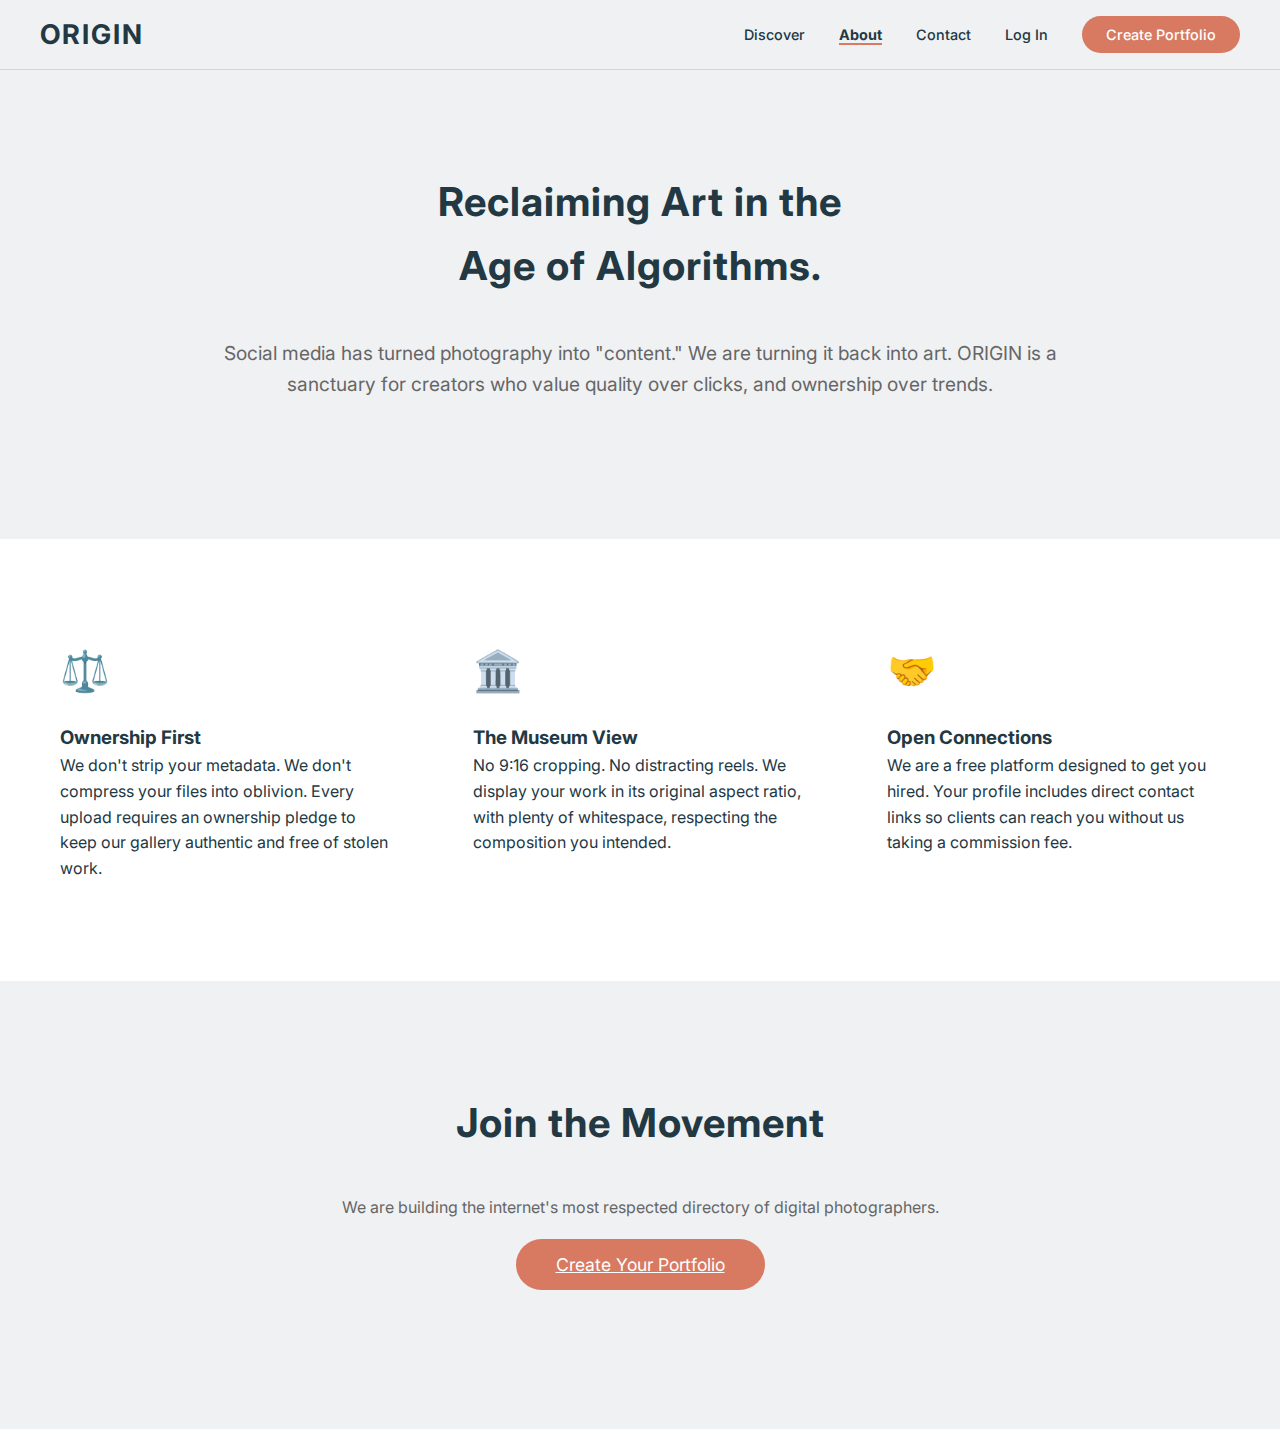
<file: about.html>
<!DOCTYPE html>
<html lang="en">

<head>
  <meta charset="UTF-8">
  <meta name="viewport" content="width=device-width, initial-scale=1.0">
  <title>ORIGIN | About</title>
  <link rel="stylesheet" href="assets/css/style.css">
</head>

<body>
  <nav>
    <a href="index.html" class="logo">ORIGIN</a>
    <div class="nav-links">
      <a href="index.html">Discover</a>
      <a href="about.html" class="active">About</a>
      <a href="contact.html">Contact</a>
      <a href="login.html" id="nav-login-link">Log In</a>
      <a href="upload.html" class="btn-upload">Create Portfolio</a>
    </div>
  </nav>

  <header class="about-hero">
    <h1 class="title">Reclaiming Art in the<br>Age of Algorithms.</h1>
    <p class="about-lead">
      Social media has turned photography into "content." We are turning it back into art.
      ORIGIN is a sanctuary for creators who value quality over clicks, and ownership over trends.
    </p>
  </header>

  <section class="value-section">
    <div class="value-grid">
      <div class="value-card">
        <span class="value-icon">⚖️</span>
        <h3 class="value-title">Ownership First</h3>
        <p class="value-text">
          We don't strip your metadata. We don't compress your files into oblivion.
          Every upload requires an ownership pledge to keep our gallery authentic and free of stolen work.
        </p>
      </div>

      <div class="value-card">
        <span class="value-icon">🏛️</span>
        <h3 class="value-title">The Museum View</h3>
        <p class="value-text">
          No 9:16 cropping. No distracting reels. We display your work in its original aspect ratio,
          with plenty of whitespace, respecting the composition you intended.
        </p>
      </div>

      <div class="value-card">
        <span class="value-icon">🤝</span>
        <h3 class="value-title">Open Connections</h3>
        <p class="value-text">
          We are a free platform designed to get you hired. Your profile includes direct
          contact links so clients can reach you without us taking a commission fee.
        </p>
      </div>
    </div>
  </section>

  <section class="page-container about-bottom">
    <h2 class="title">Join the Movement</h2>
    <p>We are building the internet's most respected directory of digital photographers.</p>
    <a href="upload.html" class="btn-upload">Create Your Portfolio</a>
  </section>
  <script src="assets/js/script.js"></script>
</body>

</html>
</file>
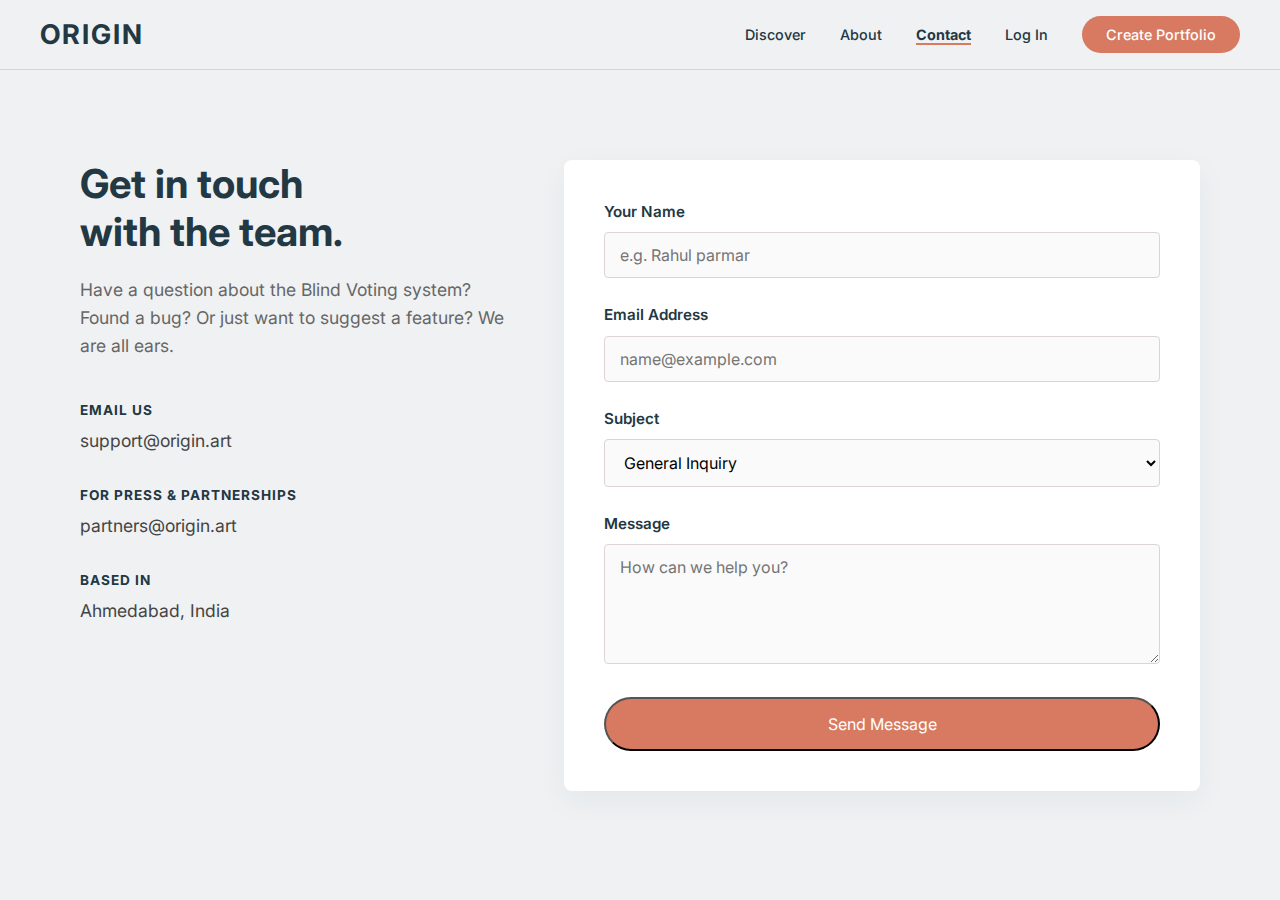
<file: contact.html>
<!DOCTYPE html>
<html lang="en">

<head>
  <meta charset="UTF-8">
  <meta name="viewport" content="width=device-width, initial-scale=1.0">
  <title>ORIGIN | Contact</title>
  <link rel="stylesheet" href="assets/css/style.css">
</head>

<body>
  <nav>
    <a href="index.html" class="logo">ORIGIN</a>
    <div class="nav-links">
      <a href="index.html">Discover</a>
      <a href="about.html">About</a>
      <a href="contact.html" class="active">Contact</a>
      <a href="login.html" id="nav-login-link">Log In</a>
      <a href="upload.html" class="btn-upload">Create Portfolio</a>
    </div>
  </nav>

  <div class="contact-section">

    <div class="contact-info">
      <h1>Get in touch<br>with the team.</h1>
      <p class="contact-lead">
        Have a question about the Blind Voting system? Found a bug?
        Or just want to suggest a feature? We are all ears.
      </p>

      <div class="contact-detail-item">
        <span class="contact-label">Email Us</span>
        <span class="contact-value">support@origin.art</span>
      </div>

      <div class="contact-detail-item">
        <span class="contact-label">For Press & Partnerships</span>
        <span class="contact-value">partners@origin.art</span>
      </div>

      <div class="contact-detail-item">
        <span class="contact-label">Based In</span>
        <span class="contact-value">Ahmedabad, India</span>
      </div>
    </div>

    <div class="contact-form-wrapper">
      <form action="mailto:#" method="POST">
        <div class="form-group">
          <label class="form-label">Your Name</label>
          <input type="text" class="form-input" placeholder="e.g. Rahul parmar">
        </div>

        <div class="form-group">
          <label class="form-label">Email Address</label>
          <input type="email" class="form-input" placeholder="name@example.com">
        </div>

        <div class="form-group">
          <label class="form-label">Subject</label>
          <select class="form-input">
            <option>General Inquiry</option>
            <option>Report Copyright Violation</option>
            <option>Account Issue</option>
            <option>Feedback / Suggestion</option>
          </select>
        </div>

        <div class="form-group">
          <label class="form-label">Message</label>
          <textarea class="form-textarea" placeholder="How can we help you?"></textarea>
        </div>

        <button type="submit" class="btn-upload" style="width: 100%; padding: 15px; font-size: 1rem;">Send
          Message</button>
      </form>
    </div>

  </div>
  <script src="assets/js/script.js"></script>
</body>

</html>
</file>
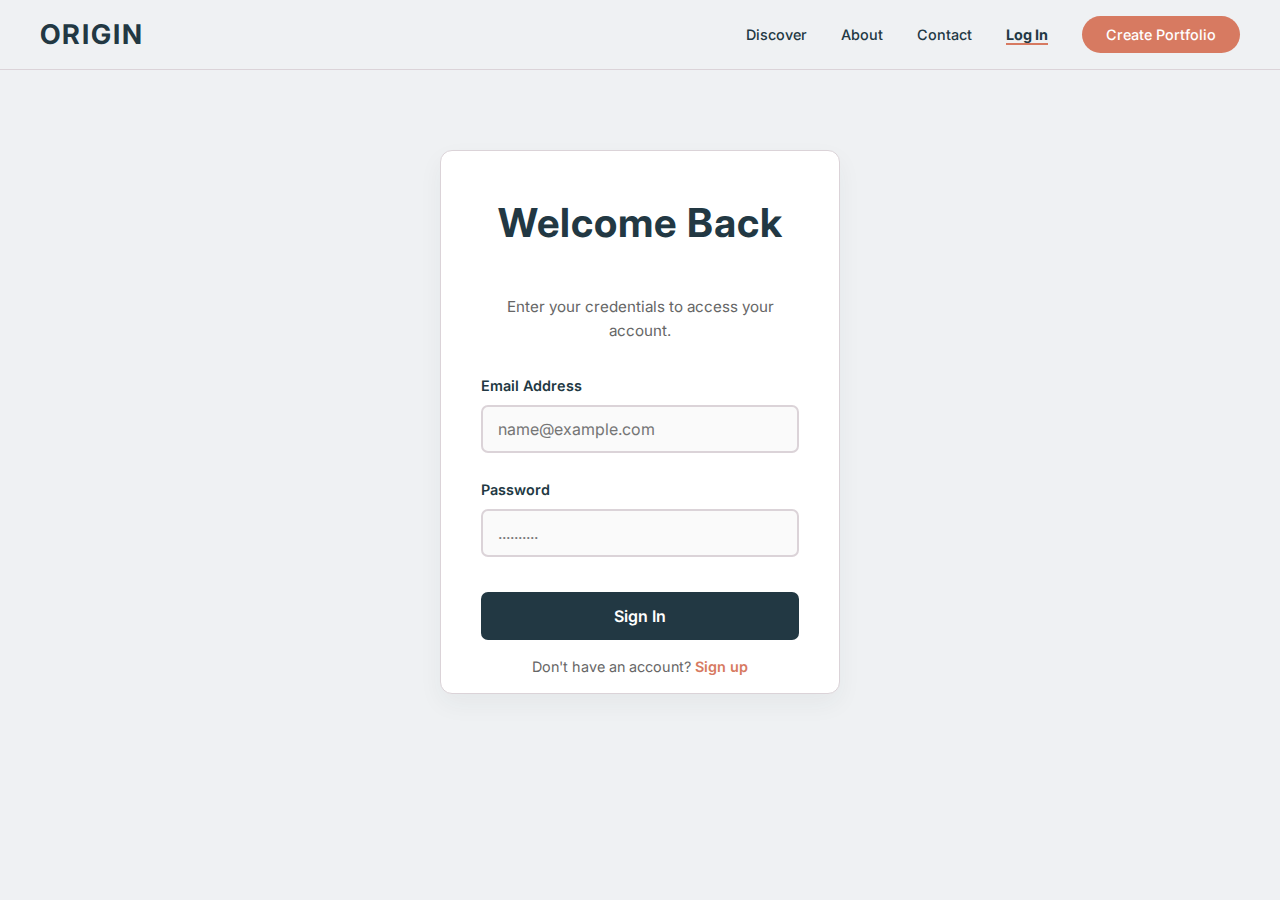
<file: login.html>
<!DOCTYPE html>
<html lang="en">
<head>
  <meta charset="UTF-8">
  <meta name="viewport" content="width=device-width, initial-scale=1.0">
  <title>ORIGIN | Login</title>
  <link rel="stylesheet" href="assets/css/style.css">
</head>
<body>
  <nav>
    <a href="index.html" class="logo">ORIGIN</a>
    <div class="nav-links">
      <a href="index.html">Discover</a>
      <a href="about.html">About</a>
      <a href="contact.html">Contact</a>
      <a href="login.html" class="active" id="nav-login-link">Log In</a>
      <a href="upload.html" class="btn-upload">Create Portfolio</a>
    </div>
  </nav>

  <div class="auth-container">
    <div class="auth-card">
      <h2 class="title">Welcome Back</h2>
      <p class="auth-subtitle">Enter your credentials to access your account.</p>

      <form action="profile.html">
        <div class="form-group">
          <label for="email" class="auth-form-label">Email Address</label>
          <input type="email" id="email" class="auth-form-input" placeholder="name@example.com" required>
        </div>

        <div class="form-group">
          <label for="password" class="auth-form-label">Password</label>
          <input type="password" id="password" class="auth-form-input" placeholder=".........." required>
        </div>

        <button type="submit" class="btn-auth">Sign In</button>
      </form>

      <div class="auth-footer">
        Don't have an account? <a href="signup.html" class="auth-link">Sign up</a>
      </div>
    </div>
  </div>
  <script src="assets/js/script.js"></script>
</body>
</html>
</file>
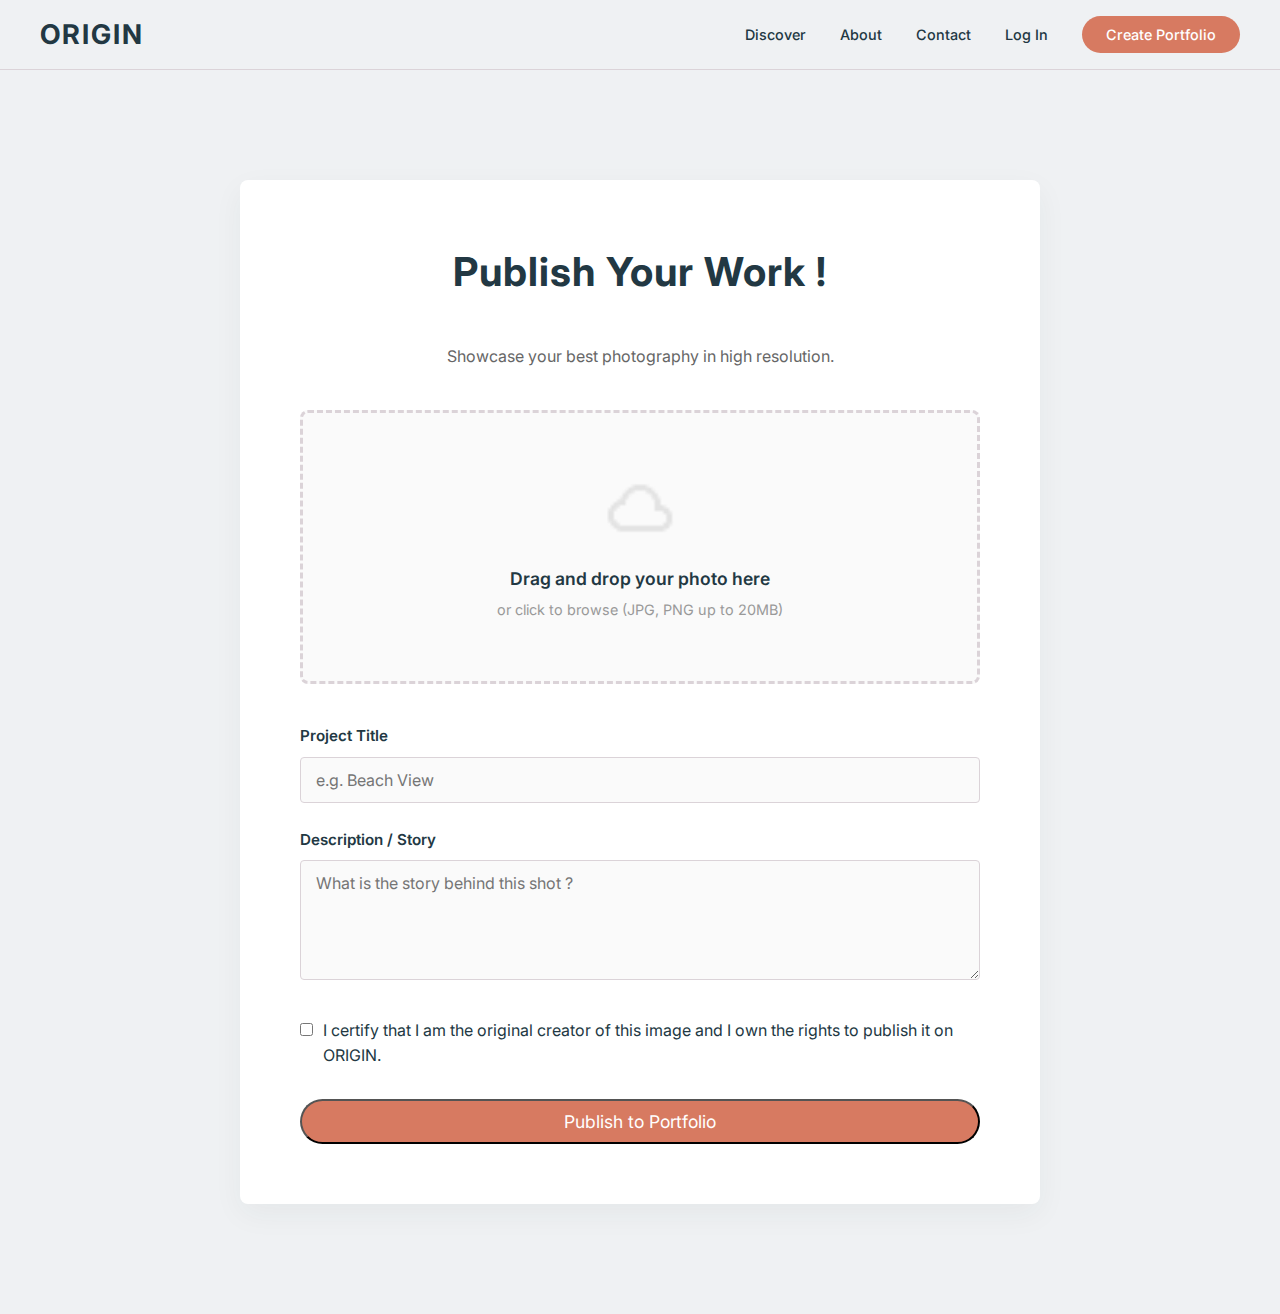
<file: upload.html>
<!DOCTYPE html>
<html lang="en">
<head>
  <meta charset="UTF-8">
  <meta name="viewport" content="width=device-width, initial-scale=1.0">
  <title>ORIGIN | Upload Picture</title>
  <link rel="stylesheet" href="assets/css/style.css">
</head>
<body>
  <nav>
    <a href="index.html" class="logo">ORIGIN</a>
    <div class="nav-links">
      <a href="index.html">Discover</a>
      <a href="about.html">About</a>
      <a href="contact.html">Contact</a>
      <a href="login.html" id="nav-login-link">Log In</a>
      <a href="upload.html" class="btn-upload">Create Portfolio</a>
    </div>
  </nav>

  <main class="page-container">
    <div class="upload-container">
      <h1 class="title">Publish Your Work !</h1>
      <p>Showcase your best photography in high resolution.</p>

      <form action="#" method="post">
        <div class="drop-zone">
          <div class="drop-icon"><img src="assets/icons/upload.png" alt="upload"></div>
          <div class="drop-text">Drag and drop your photo here</div>
          <div class="drop-subtext">or click to browse (JPG, PNG up to 20MB)</div>
          <input type="file" style="display: none;">
        </div>

        <div class="form-group">
          <label class="form-label">Project Title</label>
          <input type="text" class="form-input" placeholder="e.g. Beach View">
        </div>

        <div class="form-group">
          <label class="form-label">Description / Story</label>
          <textarea class="form-textarea" placeholder="What is the story behind this shot ?"></textarea>
        </div>

        <div class="checkbox-group">
          <input type="checkbox" id="ownership" required>
          <label for="ownership" class="checkbox-text">
            I certify that I am the original creator of this image and I own the rights to publish it on ORIGIN.
          </label>
        </div>

        <button type="submit" class="btn-publish">Publish to Portfolio</button>
      </form>
    </div>
  </main>
  <script src="assets/js/script.js"></script>
</body>
</html>
</file>
<file: assets/css/style.css>
@import url("https://fonts.googleapis.com/css2?family=Inter:ital,opsz,wght@0,14..32,100..900;1,14..32,100..900&display=swap");

:root {
  --primary-color: #223843; /* deep blue */
  --bg-color: #eff1f3; /* off-white */
  --border-color: #dbd3d8; /* thistle */
  --buff: #d8b4a0;
  --accent-color: #d77a61; /* terra */
  --text-main: #223843;
}

* {
  box-sizing: border-box;
  padding: 0;
  margin: 0;
  font-family: "Inter", sans-serif;
}

body {
  background-color: var(--bg-color);
  color: var(--text-main);
  line-height: 1.6;
  display: flex;
  flex-direction: column;
}

body::-webkit-scrollbar {
  display: none;
}

/* HEADER */

nav {
  width: 100%;
  height: 70px;
  background-color: var(--bg-color);
  border-bottom: 1px solid var(--border-color);
  display: flex;
  justify-content: space-between;
  align-items: center;
  padding: 20px 40px;
  position: relative;
  top: 0;
  z-index: 100;
}

.nav-links a {
  text-decoration: none;
  color: var(--text-main);
  margin-left: 30px;
  font-size: 0.9rem;
  font-weight: 500;
}

.nav-links a:hover,
.nav-links a.active {
  font-weight: 700;
  border-bottom: 2px solid var(--accent-color);
}

.logo {
  font-size: 1.7rem;
  font-weight: 700;
  letter-spacing: 2px;
  color: var(--text-main);
  text-decoration: none;
}

.btn-upload {
  background-color: var(--accent-color);
  color: #fff !important;
  padding: 10px 24px;
  border-radius: 50px;
  transition: all 0.3s ease;
}

.btn-upload:hover {
  background-color: var(--primary-color);
}

/* MAIN */

.page-container {
  padding: 70px 40px;
  max-width: 1200px;
  width: 100%;
  margin: 0 auto;
}

.title {
  font-size: 2.5rem;
  margin-bottom: 40px;
  letter-spacing: 1px;
  text-align: center;
}

/* FEED */

.museum-grid {
  column-count: 3;
  column-gap: 20px;
}

.item {
  margin-bottom: 20px;
  cursor: pointer;
  overflow: hidden;
  border-radius: 7px;
  position: relative;
}

.item img {
  width: 100%;
  display: block;
  transition: transform 0.5s ease;
}

.item img:hover {
  transform: scale(1.05);
}

.img-link {
  position: absolute;
  top: 0;
  left: 0;
  width: 100%;
  height: 100%;
  z-index: 10;
}

/* POPUP */
.popup {
  display: none;
  position: fixed;
  top: 0;
  left: 0;
  width: 100%;
  height: 100%;
  background-color: rgba(34, 56, 67, 0.9);
  z-index: 1000;
  justify-content: center;
  align-items: center;
  opacity: 0;
  transition: opacity 0.3s ease;
}

.popup:target {
  display: flex;
  opacity: 1;
}

.content {
  background-color: var(--bg-color);
  width: 90%;
  max-width: 1000px;
  height: 85vh;
  display: flex;
  border-radius: 7px;
  overflow: hidden;
  box-shadow: 0 10px 30px rgba(0, 0, 0, 0.3);
  position: relative;
}

.close-btn {
  position: absolute;
  top: 0;
  right: 20px;
  text-decoration: none;
  font-size: 2.5rem;
  z-index: 50;
  padding: 5px;
  transition: color 0.2s;
}

.close-btn:hover {
  color: var(--accent-color);
}

.hr {
  border: 0;
  border-top: 1px solid var(--border-color);
  margin: 20px 0;
}

.popup-img {
  flex: 2;
  background-color: #000;
  display: flex;
  justify-content: center;
  align-items: center;
}

.popup-img img {
  width: 100%;
  height: 100%;
  object-fit: cover;
}

.popup-details {
  flex: 1;
  padding: 60px 40px 40px 40px;
  display: flex;
  flex-direction: column;
  overflow-y: auto;
  position: relative;
}

.artist-profile {
  display: flex;
  align-items: center;
  margin-bottom: 30px;
}

.artist-avatar img {
  width: 50px;
  height: 50px;
  border-radius: 50%;
  background-color: var(--buff);
  margin-right: 15px;
  object-fit: cover;
}

.artist-header a {
  text-decoration: none;
  color: var(--text-main);
  cursor: pointer;
}

.artist-name {
  font-weight: 700;
}

.username {
  font-size: 0.8rem;
  color: #888;
}

details {
  margin-top: 10px;
  cursor: pointer;
}

summary {
  font-weight: 600;
  color: var(--buff);
  outline: none;
  margin-bottom: 10px;
}

details p {
  font-size: 0.9rem;
  color: #555;
}

.comments {
  height: 260px;
  overflow-y: scroll;
  font-size: 0.85rem;
  color: #666;
  line-height: 1.8;
}

/* width */
.comments::-webkit-scrollbar {
  width: 10px;
  background: #f1f1f1;
}

/* Handle */
.comments::-webkit-scrollbar-thumb {
  background: var(--buff);
  border-radius: 25px;
}

/* Handle on hover */
.comments::-webkit-scrollbar-thumb:hover {
  background: var(--accent-color);
}

.action-bar {
  width: 100%;
  display: flex;
  justify-content: center;
  gap: 70px;
  position: absolute;
  bottom: 40px;
  left: 0;
}

.action-btn {
  background-color: var(--accent-color);
  border: 1px solid var(--border-color);
  width: 40px;
  height: 40px;
  /* padding: 5px; */
  display: flex;
  justify-content: center;
  align-items: center;
  border-radius: 50%;
  cursor: pointer;
}

.action-btn img {
  width: 24px;
  height: 24px;
  filter: invert(0);
}

.action-btn:hover {
  transform: scale(1.05);
}

/* PROFILE PAGE */

.profile-header {
  width: 100%;
  display: flex;
  flex-direction: column;
  justify-content: center;
  align-items: center;
  /* background-color: #fff; */
  padding: 60px 40px;
}

.profile-header img {
  width: 120px;
  height: 120px;
  border-radius: 50%;
  background-color: var(--buff);
  margin-bottom: 20px;
  object-fit: cover;
  border: 4px solid var(--border-color);
  box-shadow: 0 15px 15px rgba(0, 0, 0, 0.1);
}

.profile-name {
  font-size: 2rem;
  margin-bottom: 10px;
}

.profile-bio {
  max-width: 600px;
  color: #666;
  margin-bottom: 20px;
  font-size: 1rem;
}

.profile-stats {
  display: flex;
  gap: 30px;
  margin-bottom: 20px;
  font-weight: 600;
}

.stat-item span {
  font-weight: 400;
  color: #888;
  font-size: 0.9rem;
}

.profile-actions {
  margin-top: 20px;
}

.btn-secondary {
  background: transparent;
  border: 1px solid var(--primary-color);
  padding: 10px 24px;
  border-radius: 50px;
  text-decoration: none;
  transition: all 0.3s;
}

.btn-logout {
  border-color: var(--accent-color);
  color: var(--accent-color);
  margin-left: 10px;
}

.profile-grid-section {
  max-width: 1400px;
  margin: 0 auto;
  padding: 0 40px 60px 40px;
}

.profile-grid-section h2 {
  font-size: 2.5rem;
  text-align: center;
  margin-bottom: 25px;
  border-top: 1px solid var(--border-color);
  border-bottom: 1px solid var(--border-color);
}

/* UPLOAD PAGE */
.upload-container {
  max-width: 800px;
  margin: 40px auto;
  background-color: #fff;
  padding: 60px;
  border-radius: 8px;
  box-shadow: 0 10px 30px rgba(34, 56, 67, 0.05);
}

.upload-container p {
  text-align: center;
  color: #666;
  margin-bottom: 40px;
}

.drop-zone {
  border: 3px dashed var(--border-color);
  border-radius: 8px;
  padding: 60px 20px;
  text-align: center;
  cursor: pointer;
  transition: all 0.3s ease;
  margin-bottom: 40px;
  background-color: #fafafa;
}

.drop-zone:hover {
  border-color: var(--accent-color);
  background-color: #fffaf9;
}

.drop-icon img {
  width: 70px;
  height: 70px;
  margin-bottom: 15px;
}

.drop-text {
  font-size: 1.1rem;
  font-weight: 600;
}

.drop-subtext {
  font-size: 0.9rem;
  color: #999;
  margin-top: 5px;
}

/* FORM */

.form-group {
  margin-bottom: 25px;
}

.form-label {
  display: block;
  font-weight: 600;
  margin-bottom: 8px;
  font-size: 0.95rem;
}

.form-input,
.form-textarea {
  width: 100%;
  padding: 12px 15px;
  border: 1px solid var(--border-color);
  border-radius: 4px;
  font-size: 1rem;
  transition: border 0.3s;
  background-color: #fafafa;
}

.form-input:focus,
.form-textarea:focus {
  outline: none;
  border-color: var(--accent-color);
  background-color: #fff;
}

.form-textarea {
  resize: vertical;
  min-height: 120px;
}

.checkbox-group {
  display: flex;
  align-items: flex-start;
  gap: 10px;
  margin: 30px 0;
}

.checkbox-group input {
  margin-top: 5px;
  accent-color: var(--accent-color);
}

.btn-publish {
  width: 100%;
  font-size: 1.1rem;
  padding: 15px;
  background-color: var(--accent-color);
  color: #fff !important;
  padding: 10px 24px;
  border-radius: 50px;
  transition: all 0.3s ease;
}

.btn-publish:hover {
  background-color: var(--primary-color);
}

/* About  */

.about-hero {
  text-align: center;
  padding: 100px 20px;
  max-width: 900px;
  margin: 0 auto;
}

.about-lead {
  font-size: 1.2rem;
  color: #666;
  list-style: 1.8;
}

.value-section {
  background-color: #fff;
  padding: 80px 40px;
  margin: 40px 0;
}

.value-grid {
  display: grid;
  grid-template-columns: repeat(auto-fit, minmax(280px, 1fr));
  gap: 40px;
  max-width: 1200px;
  margin: 0 auto;
}

.value-card {
  text-align: left;
  padding: 20px;
}

.value-icon {
  font-size: 2.5rem;
  color: var(--accent-color);
  margin-bottom: 20px;
  display: block;
}

.about-bottom {
  text-align: center;
  margin-bottom: 80px;
}

.about-bottom p {
  max-width: 600px;
  margin: 0 auto 30px auto;
  color: #666;
}

.about-bottom a {
  font-size: 1.1rem;
  padding: 15px 40px;
}

/* LOGIN */

.auth-container {
  display: flex;
  justify-content: center;
  align-items: center;
  padding: 80px 20px 0 20px;
}

.auth-card {
  background-color: #fff;
  width: 100%;
  max-width: 400px;
  padding: 40px 40px 15px 40px;
  border-radius: 12px;
  box-shadow: 0 10px 25px rgba(34, 56, 67, 0.05);
  border: 1px solid var(--border-color);
  text-align: center;
}

.auth-subtitle {
  color: #666;
  margin-bottom: 30px;
  font-size: 0.95rem;
}

.auth-form-label {
  display: block;
  margin-bottom: 8px;
  font-weight: 600;
  font-size: 0.9rem;
  text-align: left;
}

.auth-form-input {
  width: 100%;
  padding: 12px 15px;
  border: 2px solid var(--border-color);
  border-radius: 7px;
  font-size: 1rem;
  transition: all 0.3s ease;
  background-color: #fafafa;
}

.auth-form-input:focus {
  outline: none;
  border-color: var(--primary-color);
  background-color: #fff;
}

.btn-auth {
  width: 100%;
  padding: 14px;
  background-color: var(--primary-color);
  color: #fff;
  border: none;
  border-radius: 7px;
  font-size: 1rem;
  font-weight: 600;
  cursor: pointer;
  margin-top: 10px;
  transition: background 0.3s ease;
}

.btn-auth:hover {
  background-color: var(--accent-color);
}

.auth-footer {
  margin-top: 15px;
  font-size: 0.9rem;
  color: #666;
}

.auth-link {
  color: var(--accent-color);
  font-weight: 600;
  text-decoration: none;
}

.auth-link:hover {
  text-decoration: underline;
}

/* CONTACT */

.contact-section {
  max-width: 1200px;
  margin: 60px auto;
  padding: 30px 40px;
  display: grid;
  grid-template-columns: 1fr 1.5fr;
  gap: 60px;
}

.contact-info h1 {
  font-size: 2.5rem;
  margin-bottom: 40px;
  margin-bottom: 20px;
  line-height: 1.2;
}

.contact-lead {
  color: #666;
  margin-bottom: 40px;
  font-size: 1.1rem;
  line-height: 1.6;
}

.contact-detail-item {
  margin-bottom: 30px;
}

.contact-label {
  font-weight: 700;
  display: block;
  margin-bottom: 5px;
  text-transform: uppercase;
  font-size: 0.85rem;
  letter-spacing: 1px;
}

.contact-value {
  font-size: 1.1rem;
  color: #444;
}

.contact-form-wrapper {
  background-color: #fff;
  padding: 40px;
  border-radius: 8px;
  box-shadow: 0 10px 30px rgba(34, 56, 67, 0.05);
}

/* RESPONSIVE */

@media (max-width: 768px) {
  /* NAVBAR */
  nav {
    height: auto;
    flex-direction: column;
    padding: 15px 20px;
  }

  .nav-links {
    margin-top: 20px;
    display: flex;
    flex-direction: column;
    gap: 10px;
    width: 100%;
    align-items: center;
  }

  /* Standard Links */
  .nav-links a {
    margin-left: 0;
    width: 100%;
    text-align: center;
    padding: 12px;
    background-color: #fff;
    border-radius: 6px;
    border: 1px solid var(--border-color);
    color: var(--text-main);
  }

  /* Active/Hover State for Links */
  .nav-links a.active,
  .nav-links a:hover {
    border-bottom: 1px solid var(--border-color);
    background-color: var(--accent-color);
    color: white;
    border-color: var(--accent-color);
  }

  /* FIX: Target the upload button specifically to override the generic link style */
  .nav-links .btn-upload {
    margin-top: 5px;
    background-color: var(--accent-color) !important; /* Force Orange */
    color: #fff !important; /* Force White Text */
    border: none;
  }

  .nav-links .btn-upload:hover {
    background-color: var(--primary-color) !important;
  }

  /* GENERAL */
  .page-container {
    padding: 180px 20px 40px 20px; /* Extra top padding for the taller mobile nav */
  }

  .title {
    font-size: 1.8rem;
    margin-bottom: 30px;
  }

  /* MUSEUM GRID */
  .museum-grid {
    column-count: 1; /* Stack images in a single column */
  }

  .item {
    margin-bottom: 15px;
  }

  /* POPUP */
  .content {
    flex-direction: column;
    height: 90vh; /* Taller popup on mobile */
    width: 95%;
    overflow-y: scroll; /* Scroll the whole card, not just details */
  }

  .popup-img {
    flex: none; /* Turn off flex growth */
    height: 300px; /* Fixed height for image area */
    width: 100%;
  }

  .popup-details {
    flex: none;
    padding: 20px;
    overflow-y: visible; /* Content flows naturally */
  }

  .action-bar {
    position: relative;
    margin-top: 30px;
    bottom: auto; /* Release from bottom */
    padding-bottom: 20px;
  }

  /* PROFILE */
  .profile-header {
    padding: 30px 20px;
  }

  .profile-bio {
    font-size: 0.95rem;
    text-align: center;
  }

  .profile-stats {
    gap: 15px;
    justify-content: center;
    flex-wrap: wrap; /* Allow stats to wrap if screen is very small */
  }

  .profile-actions {
    display: flex;
    flex-direction: column; /* Stack buttons vertically on mobile */
    gap: 15px;
    width: 100%;
    max-width: 300px;
  }

  .profile-actions .btn-secondary {
    width: 100%;
    text-align: center;
    margin-left: 0 !important; /* Override inline styles */
  }

  /* FORMS */
  .contact-section {
    grid-template-columns: 1fr;
    gap: 40px;
    padding: 20px;
    margin-top: 100px;
  }

  .contact-info,
  .contact-form-wrapper {
    width: 100%;
  }

  .upload-container,
  .auth-card {
    padding: 30px 20px;
    width: 100%;
  }

  .drop-zone {
    padding: 40px 10px;
  }

  /* ABOUT */
  .values-grid {
    grid-template-columns: 1fr;
    gap: 30px;
  }

  .about-hero {
    padding: 140px 20px 60px 20px;
  }
}

@media (hover: hover) {
  .btn-upload:hover {
    background-color: var(--primary-color);
  }

  .btn-upload:active {
  background-color: var(--primary-color);
  transform: scale(0.98);
  }
}
</file>
